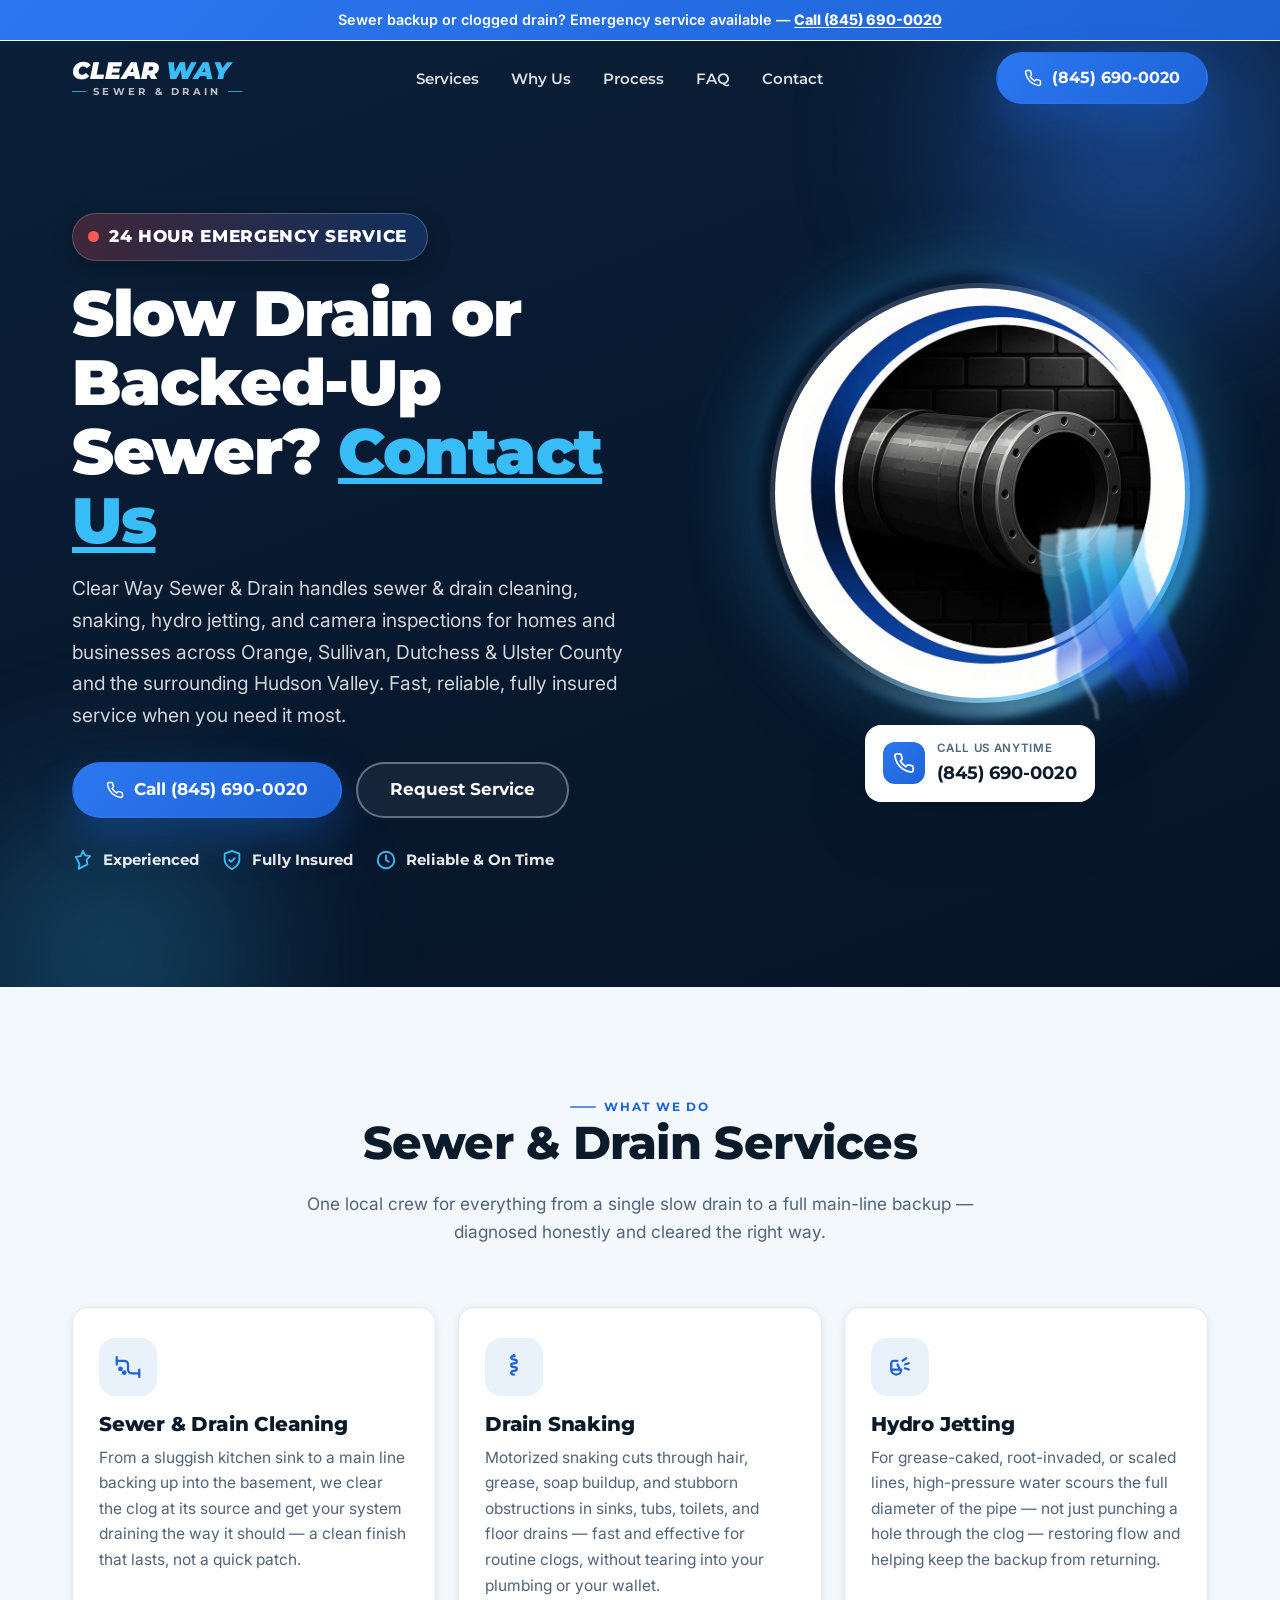
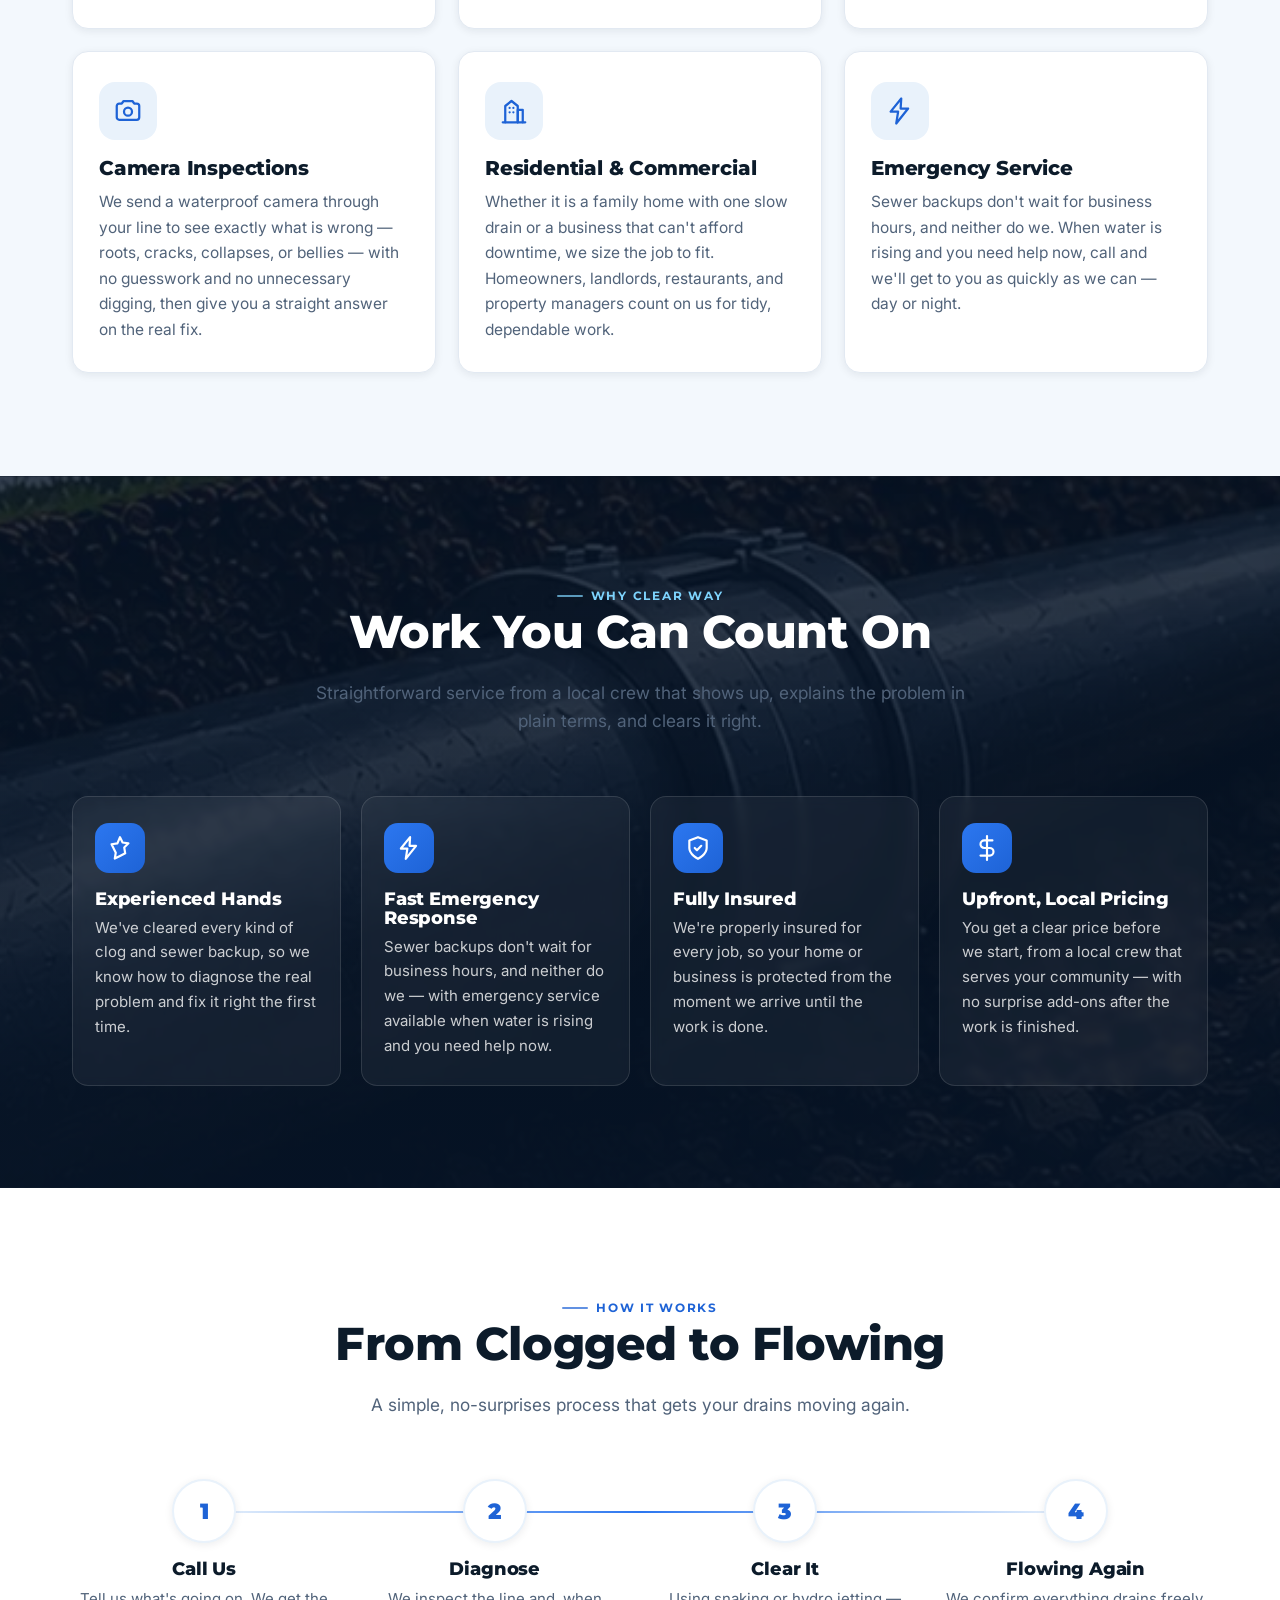
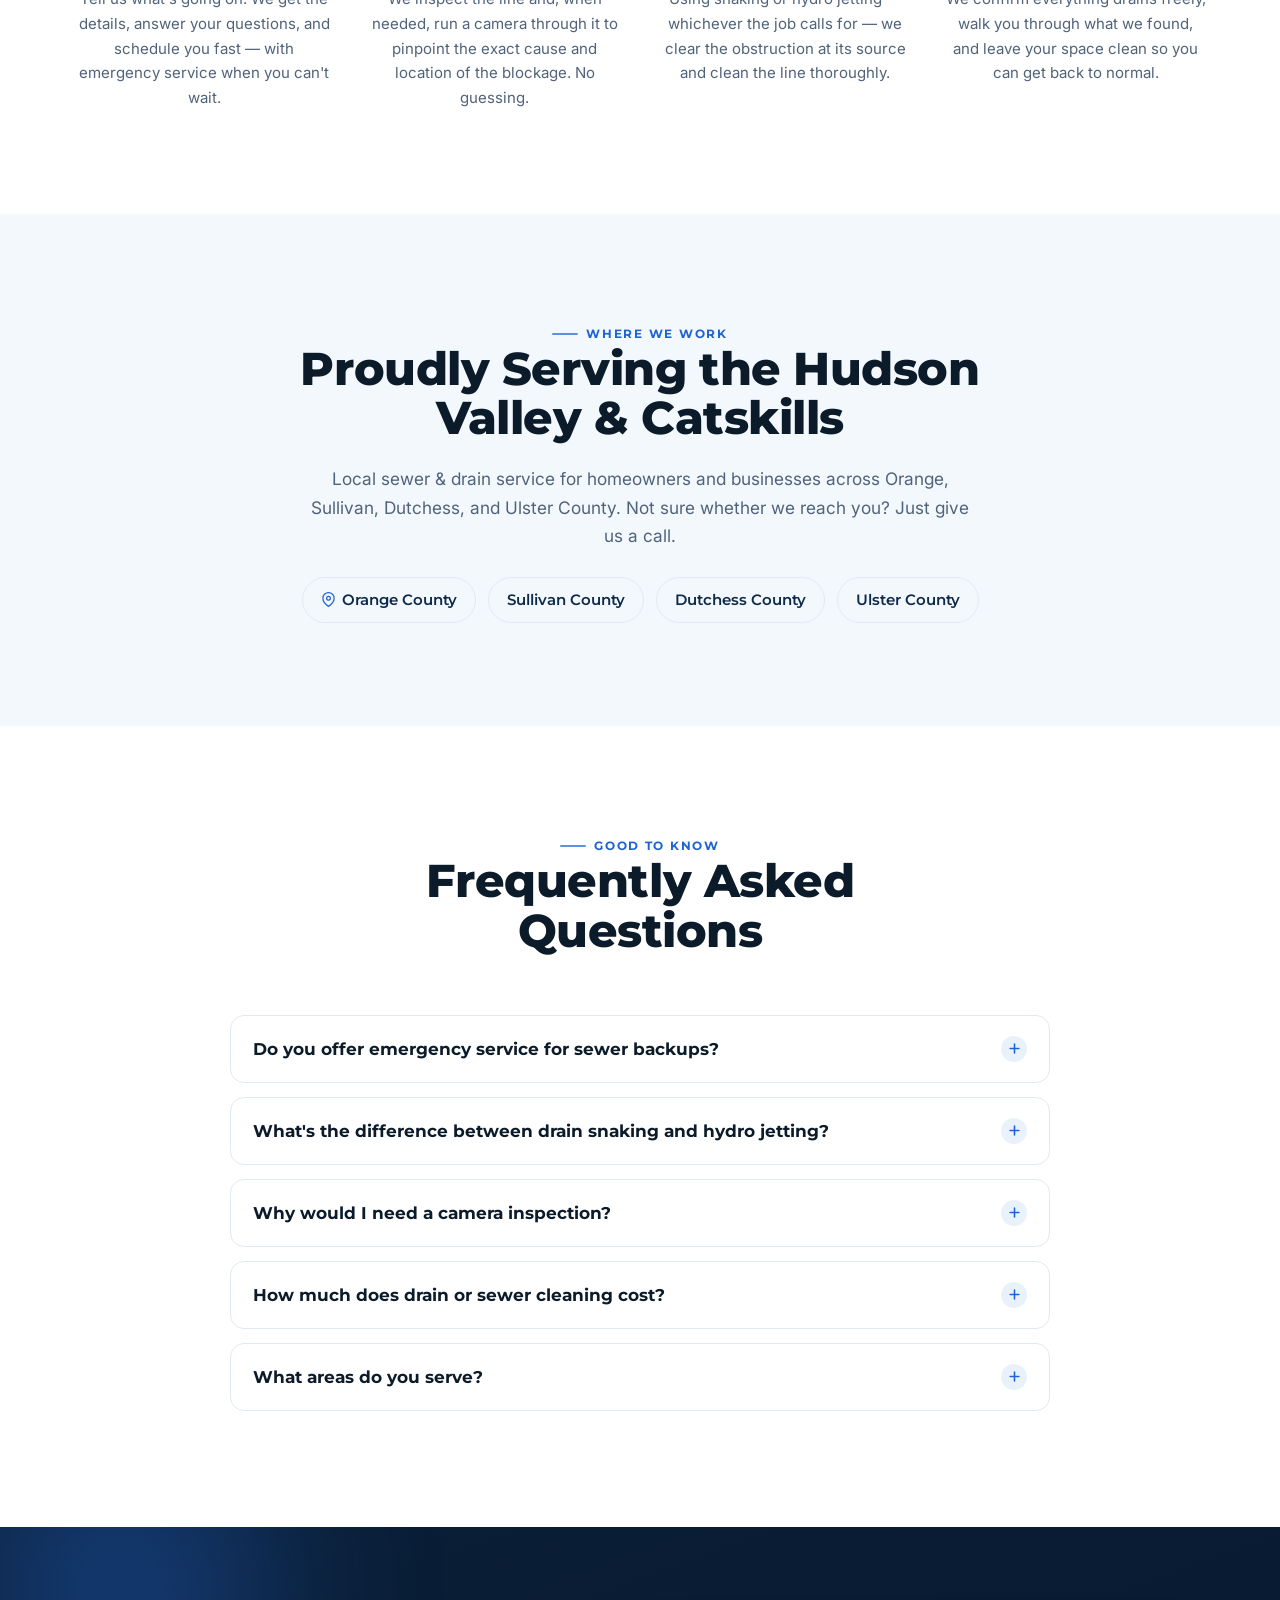
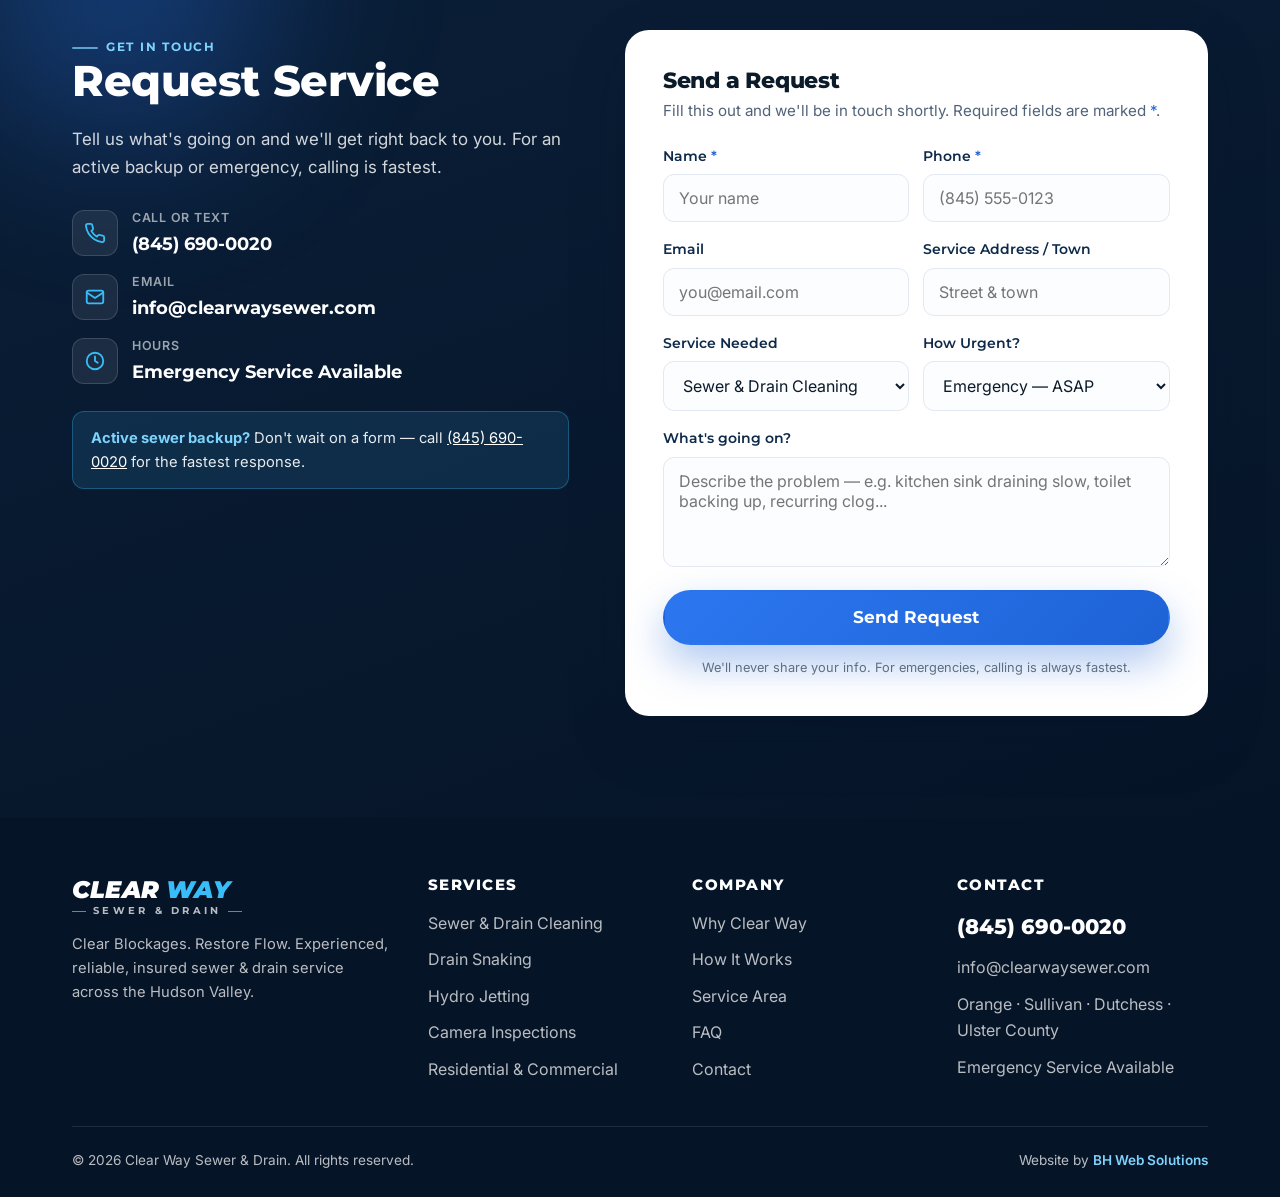
<file: index.html>
<!DOCTYPE html>
<html lang="en">
<head>
  <meta charset="UTF-8" />
  <meta name="viewport" content="width=device-width, initial-scale=1.0, viewport-fit=cover" />
  <title>Sewer &amp; Drain Cleaning Hudson Valley NY | Clear Way 24/7</title>
  <meta name="description" content="Clogged sewer or drain in the Hudson Valley? Clear Way Sewer &amp; Drain — fast, insured cleaning, hydro jetting &amp; camera inspection. Call (845) 690-0020." />
  <meta name="theme-color" content="#0a1f38" />
  <link rel="canonical" href="https://clearwaysewer.com/" />

  <!-- Open Graph / Twitter -->
  <meta property="og:type" content="website" />
  <meta property="og:site_name" content="Clear Way Sewer &amp; Drain" />
  <meta property="og:title" content="Clear Way Sewer &amp; Drain | Cleaning, Hydro Jetting &amp; Camera Inspection" />
  <meta property="og:description" content="Clear Blockages. Restore Flow. Experienced, reliable, insured sewer &amp; drain pros serving Orange, Sullivan, Dutchess &amp; Ulster County NY. Emergency service available — call (845) 690-0020." />
  <meta property="og:url" content="https://clearwaysewer.com/" />
  <meta property="og:image" content="https://clearwaysewer.com/assets/img/og-card.jpg" />
  <meta property="og:image:width" content="1200" />
  <meta property="og:image:height" content="706" />
  <meta property="og:image:alt" content="Clear Way Sewer &amp; Drain — sewer &amp; drain cleaning in the Hudson Valley, NY" />
  <meta name="twitter:card" content="summary_large_image" />
  <meta name="twitter:title" content="Clear Way Sewer &amp; Drain | Hudson Valley NY" />
  <meta name="twitter:description" content="Clear Blockages. Restore Flow. Fast, insured sewer &amp; drain service. Call (845) 690-0020." />
  <meta name="twitter:image" content="https://clearwaysewer.com/assets/img/og-card.jpg" />
  <meta name="twitter:image:alt" content="Clear Way Sewer &amp; Drain — Hudson Valley NY" />

  <!-- Favicon -->
  <link rel="icon" href="favicon.ico" sizes="32x32" />
  <link rel="icon" href="favicon.svg" type="image/svg+xml" />
  <link rel="icon" type="image/png" sizes="192x192" href="favicon-192.png" />
  <link rel="apple-touch-icon" href="apple-touch-icon.png" />
  <link rel="apple-touch-icon" href="assets/img/apple-touch-icon.png" />

  <!-- Fonts -->
  <link rel="preconnect" href="https://fonts.googleapis.com" />
  <link rel="preconnect" href="https://fonts.gstatic.com" crossorigin />
  <link href="https://fonts.googleapis.com/css2?family=Inter:wght@400;500;600;700&family=Montserrat:ital,wght@0,700;0,800;0,900;1,800;1,900&display=swap" rel="stylesheet" />

  <link rel="stylesheet" href="assets/css/styles.css" />

  <!-- Structured data -->
  <script type="application/ld+json">
  {"@context":"https://schema.org","@type":"Plumber","@id":"https://clearwaysewer.com/#business","name":"Clear Way Sewer & Drain","image":"https://clearwaysewer.com/assets/img/og-card.jpg","address":{"@type":"PostalAddress","addressRegion":"NY","addressCountry":"US"},"description":"Clear Way Sewer & Drain provides experienced, reliable, and fully insured sewer and drain cleaning, drain snaking, hydro jetting, and camera inspection services for residential and commercial customers throughout Orange, Sullivan, Dutchess, and Ulster County, NY. Emergency service available.","slogan":"Clear Blockages. Restore Flow.","url":"https://clearwaysewer.com","telephone":"+1-845-690-0020","email":"info@clearwaysewer.com","priceRange":"$$","founder":{"@type":"Person","name":"Yitzchok Kahan"},"areaServed":[{"@type":"AdministrativeArea","name":"Orange County, NY"},{"@type":"AdministrativeArea","name":"Sullivan County, NY"},{"@type":"AdministrativeArea","name":"Dutchess County, NY"},{"@type":"AdministrativeArea","name":"Ulster County, NY"}],"availableLanguage":["English"],"hasOfferCatalog":{"@type":"OfferCatalog","name":"Sewer & Drain Services","itemListElement":[{"@type":"Offer","itemOffered":{"@type":"Service","name":"Sewer & Drain Cleaning","description":"Professional cleaning of clogged sewer lines and drains for homes and businesses."}},{"@type":"Offer","itemOffered":{"@type":"Service","name":"Drain Snaking","description":"Mechanical drain snaking to clear blockages and restore flow."}},{"@type":"Offer","itemOffered":{"@type":"Service","name":"Hydro Jetting","description":"High-pressure hydro jetting to remove grease, roots, and stubborn buildup from sewer and drain lines."}},{"@type":"Offer","itemOffered":{"@type":"Service","name":"Camera Inspections","description":"Video camera inspections to locate and diagnose sewer and drain line problems."}},{"@type":"Offer","itemOffered":{"@type":"Service","name":"Residential & Commercial Service","description":"Sewer and drain solutions for both residential homeowners and commercial properties."}}]}}
  </script>
  <script type="application/ld+json">
  {"@context":"https://schema.org","@type":"FAQPage","mainEntity":[{"@type":"Question","name":"Do you offer emergency service for sewer backups?","acceptedAnswer":{"@type":"Answer","text":"Yes. Sewer and drain emergencies don't keep regular hours, so we offer emergency service for urgent backups and overflows. Call us at (845) 690-0020 and we'll get to you as quickly as we can."}},{"@type":"Question","name":"What's the difference between drain snaking and hydro jetting?","acceptedAnswer":{"@type":"Answer","text":"Snaking uses a motorized cable to break through and pull out a clog, ideal for routine blockages like hair and buildup. Hydro jetting uses high-pressure water to scour the entire pipe clean, making it the better choice for grease, scale, roots, or recurring backups."}},{"@type":"Question","name":"Why would I need a camera inspection?","acceptedAnswer":{"@type":"Answer","text":"A camera inspection lets us see inside your line and find the exact cause and location of a problem (roots, a crack, a belly, or a collapse) so there is no guesswork, no unnecessary digging, and you only pay to fix what is actually wrong."}},{"@type":"Question","name":"How much does drain or sewer cleaning cost?","acceptedAnswer":{"@type":"Answer","text":"Pricing depends on the type of clog, where it is, and the method the job calls for. We give you a clear, upfront price before any work begins, with no surprise charges added afterward."}},{"@type":"Question","name":"What areas do you serve?","acceptedAnswer":{"@type":"Answer","text":"We serve homeowners and businesses across Orange, Sullivan, Dutchess, and Ulster County. If you're not sure whether we reach you, give us a call."}}]}
  </script>
</head>
<body>
  <a class="skip-link" href="#main">Skip to content</a>

  <!-- Announcement -->
  <div class="topbar">
    <span class="hide-xs">Sewer backup or clogged drain?</span>
    Emergency service available —
    <a href="tel:+18456900020">Call (845)&nbsp;690-0020</a>
  </div>

  <!-- Header -->
  <header class="site-header" id="top">
    <div class="container nav">
      <a href="#top" class="logo" aria-label="Clear Way Sewer and Drain — home">
        <span class="logo-row"><span class="logo-clear">CLEAR</span><span class="logo-way">WAY</span></span>
        <span class="logo-sub">Sewer &amp; Drain</span>
      </a>

      <nav aria-label="Primary">
        <ul class="nav-links" id="navLinks">
          <li><a href="#services">Services</a></li>
          <li><a href="#why">Why Us</a></li>
          <li><a href="#process">Process</a></li>
          <li><a href="#faq">FAQ</a></li>
          <li><a href="#contact">Contact</a></li>
        </ul>
      </nav>

      <div class="nav-actions">
        <a href="tel:+18456900020" class="btn btn-primary desktop-call">
          <svg aria-hidden="true" focusable="false" viewBox="0 0 24 24" fill="none" stroke="currentColor" stroke-width="2" stroke-linecap="round" stroke-linejoin="round"><path d="M22 16.92v3a2 2 0 0 1-2.18 2 19.79 19.79 0 0 1-8.63-3.07 19.5 19.5 0 0 1-6-6 19.79 19.79 0 0 1-3.07-8.67A2 2 0 0 1 4.11 2h3a2 2 0 0 1 2 1.72c.13.96.36 1.9.7 2.81a2 2 0 0 1-.45 2.11L8.09 9.91a16 16 0 0 0 6 6l1.27-1.27a2 2 0 0 1 2.11-.45c.91.34 1.85.57 2.81.7A2 2 0 0 1 22 16.92z"/></svg>
          (845) 690-0020
        </a>
        <button class="nav-toggle" aria-label="Open menu" aria-controls="navLinks" aria-expanded="false">
          <span></span><span></span><span></span>
        </button>
      </div>
    </div>
  </header>
  <div class="nav-backdrop"></div>

  <main id="main" tabindex="-1">

    <!-- Hero -->
    <section class="hero">
      <div class="hero-water"></div>
      <div class="container hero-inner">
        <div class="hero-copy">
          <span class="em-badge"><span class="em-badge__dot" aria-hidden="true"></span>24 Hour Emergency Service</span>
          <h1>Slow Drain or Backed-Up Sewer? <a href="#contact" class="hl" style="text-decoration:underline;text-underline-offset:4px;">Contact Us</a></h1>
          <p class="hero-sub">Clear Way Sewer &amp; Drain handles sewer &amp; drain cleaning, snaking, hydro jetting, and camera inspections for homes and businesses across Orange, Sullivan, Dutchess &amp; Ulster County and the surrounding Hudson Valley. Fast, reliable, fully insured service when you need it most.</p>
          <div class="hero-cta">
            <a href="tel:+18456900020" class="btn btn-primary btn-lg">
              <svg aria-hidden="true" focusable="false" viewBox="0 0 24 24" fill="none" stroke="currentColor" stroke-width="2" stroke-linecap="round" stroke-linejoin="round"><path d="M22 16.92v3a2 2 0 0 1-2.18 2 19.79 19.79 0 0 1-8.63-3.07 19.5 19.5 0 0 1-6-6 19.79 19.79 0 0 1-3.07-8.67A2 2 0 0 1 4.11 2h3a2 2 0 0 1 2 1.72c.13.96.36 1.9.7 2.81a2 2 0 0 1-.45 2.11L8.09 9.91a16 16 0 0 0 6 6l1.27-1.27a2 2 0 0 1 2.11-.45c.91.34 1.85.57 2.81.7A2 2 0 0 1 22 16.92z"/></svg>
              Call (845) 690-0020
            </a>
            <a href="#contact" class="btn btn-ghost btn-lg">Request Service</a>
          </div>
          <div class="hero-trust">
            <span class="t"><svg aria-hidden="true" focusable="false" viewBox="0 0 24 24" fill="none" stroke="currentColor" stroke-width="2" stroke-linecap="round" stroke-linejoin="round"><path d="M12 2l2.4 4.9 5.4.8-3.9 3.8.9 5.4L12 19.3 7.2 21.7l.9-5.4L4.2 8.5l5.4-.8z"/></svg>Experienced</span>
            <span class="t"><svg aria-hidden="true" focusable="false" viewBox="0 0 24 24" fill="none" stroke="currentColor" stroke-width="2" stroke-linecap="round" stroke-linejoin="round"><path d="M12 22s8-4 8-10V5l-8-3-8 3v7c0 6 8 10 8 10z"/><path d="M9 12l2 2 4-4"/></svg>Fully Insured</span>
            <span class="t"><svg aria-hidden="true" focusable="false" viewBox="0 0 24 24" fill="none" stroke="currentColor" stroke-width="2" stroke-linecap="round" stroke-linejoin="round"><circle cx="12" cy="12" r="9"/><path d="M12 7v5l3 2"/></svg>Reliable &amp; On Time</span>
          </div>
        </div>

        <div class="hero-visual">
          <div class="pipe-frame">
            <span class="pipe-glow" aria-hidden="true"></span>
            <picture>
              <source srcset="assets/img/hero-pipe.webp" type="image/webp" />
              <img class="hero-pipe" src="assets/img/hero-pipe.jpg" width="452" height="452" alt="Sewer pipe flushed clean with water flowing freely after a Clear Way drain cleaning" />
            </picture>
            <svg class="pipe-flow" viewBox="0 0 100 100" aria-hidden="true">
              <defs>
                <linearGradient id="pfGrad" x1=".15" y1="0" x2=".4" y2="1">
                  <stop offset="0" stop-color="#bae6fd"/><stop offset=".28" stop-color="#38bdf8"/><stop offset=".68" stop-color="#1d4ed8"/><stop offset="1" stop-color="#1d4ed8" stop-opacity="0"/>
                </linearGradient>
                <filter id="pfTurb" x="-25%" y="-10%" width="150%" height="145%" color-interpolation-filters="sRGB">
                  <feTurbulence type="turbulence" baseFrequency="0.012 0.028" numOctaves="2" seed="5" result="t">
                    <animate attributeName="baseFrequency" dur="7s" values="0.012 0.028;0.02 0.046;0.012 0.028" repeatCount="indefinite"/>
                  </feTurbulence>
                  <feDisplacementMap in="SourceGraphic" in2="t" scale="5.5" xChannelSelector="R" yChannelSelector="G" result="d"/>
                  <feGaussianBlur in="d" stdDeviation=".25"/>
                </filter>
              </defs>
              <g class="pf-water">
                <path class="pf-stream s1" d="M63,58 C64,72 66,87 69,102 L76,102 C72,87 69,72 69,58 Z" fill="url(#pfGrad)" opacity=".55"/>
                <path class="pf-stream s5" d="M80,59 C83,72 88,85 94,102 L101,102 C97,87 92,72 87,59 Z" fill="url(#pfGrad)" opacity=".45"/>
                <path class="pf-stream s4" d="M76,58 C79,72 84,85 90,102 L98,102 C93,87 88,72 84,58 Z" fill="url(#pfGrad)" opacity=".6"/>
                <path class="pf-stream s2" d="M67,57 C69,71 72,86 76,102 L84,102 C79,87 75,72 74,57 Z" fill="url(#pfGrad)" opacity=".72"/>
                <path class="pf-stream s3" d="M71,57 C74,71 79,85 84,102 L94,102 C88,86 82,71 80,57 Z" fill="url(#pfGrad)" opacity=".8"/>
                <path class="pf-edge" d="M67,57 C69,71 72,86 76,102" fill="none" stroke="#eaf9ff" stroke-width="1" stroke-linecap="round" opacity=".3"/>
                <ellipse class="pf-str str1" cx="71" cy="60" rx=".9" ry="3" fill="#eaf9ff"/>
                <ellipse class="pf-str str2" cx="76" cy="59" rx="1.1" ry="3.5" fill="#dff4ff"/>
                <ellipse class="pf-str str3" cx="79" cy="61" rx=".8" ry="3" fill="#bae6fd"/>
              </g>
              <g class="pf-spray" fill="#7dd3fc">
                <circle class="pf-d" style="--dx:5px;--dy:18px;animation-delay:0s;animation-duration:1.6s" cx="73" cy="58" r="1"/>
                <circle class="pf-d" style="--dx:-4px;--dy:15px;animation-delay:.35s;animation-duration:1.9s" cx="71" cy="59" r=".8"/>
                <circle class="pf-d" style="--dx:10px;--dy:13px;animation-delay:.6s;animation-duration:1.7s" cx="77" cy="57" r="1.2"/>
                <circle class="pf-d" style="--dx:3px;--dy:23px;animation-delay:.2s;animation-duration:2.2s" cx="74" cy="60" r="1"/>
                <circle class="pf-d" style="--dx:13px;--dy:11px;animation-delay:.9s;animation-duration:1.8s" cx="79" cy="58" r=".9"/>
                <circle class="pf-d" style="--dx:-1px;--dy:25px;animation-delay:1.1s;animation-duration:2s" cx="72" cy="60" r="1.3"/>
                <circle class="pf-d" style="--dx:8px;--dy:9px;animation-delay:.45s;animation-duration:1.5s" cx="75" cy="57" r=".7"/>
                <circle class="pf-d" style="--dx:11px;--dy:21px;animation-delay:.75s;animation-duration:2.3s" cx="78" cy="61" r="1.1"/>
                <circle class="pf-d" style="--dx:-6px;--dy:14px;animation-delay:1.3s;animation-duration:1.9s" cx="70" cy="58" r=".9"/>
                <circle class="pf-d" style="--dx:6px;--dy:28px;animation-delay:.55s;animation-duration:2.5s" cx="74" cy="59" r="1"/>
              </g>
              <g class="pf-ripples" fill="none" stroke="#7dd3fc" stroke-width=".7">
                <ellipse class="pf-ripple rp1" cx="83" cy="99" rx="4.5" ry="1.4"/>
                <ellipse class="pf-ripple rp2" cx="83" cy="99" rx="4.5" ry="1.4"/>
                <ellipse class="pf-ripple rp3" cx="83" cy="99" rx="4.5" ry="1.4"/>
              </g>
            </svg>
          </div>
          <div class="hero-badge">
            <span class="ic"><svg aria-hidden="true" focusable="false" viewBox="0 0 24 24" fill="none" stroke="currentColor" stroke-width="2" stroke-linecap="round" stroke-linejoin="round"><path d="M22 16.92v3a2 2 0 0 1-2.18 2 19.79 19.79 0 0 1-8.63-3.07 19.5 19.5 0 0 1-6-6 19.79 19.79 0 0 1-3.07-8.67A2 2 0 0 1 4.11 2h3a2 2 0 0 1 2 1.72c.13.96.36 1.9.7 2.81a2 2 0 0 1-.45 2.11L8.09 9.91a16 16 0 0 0 6 6l1.27-1.27a2 2 0 0 1 2.11-.45c.91.34 1.85.57 2.81.7A2 2 0 0 1 22 16.92z"/></svg></span>
            <span><small>Call us anytime</small><strong>(845) 690-0020</strong></span>
          </div>
        </div>
      </div>
    </section>

    <!-- Services -->
    <section class="section bg-mist" id="services">
      <div class="container">
        <div class="section-head reveal">
          <span class="eyebrow">What We Do</span>
          <h2>Sewer &amp; Drain Services</h2>
          <p>One local crew for everything from a single slow drain to a full main-line backup — diagnosed honestly and cleared the right way.</p>
        </div>
        <div class="services-grid">
          <article class="svc-card reveal">
            <div class="svc-icon"><svg aria-hidden="true" focusable="false" viewBox="0 0 24 24" fill="none" stroke="currentColor" stroke-width="1.8" stroke-linecap="round" stroke-linejoin="round"><path d="M3 7h6a3 3 0 0 1 3 3v4a3 3 0 0 0 3 3h6"/><path d="M3 4v6"/><path d="M21 14v6"/><circle cx="6" cy="13.5" r="1"/><circle cx="9" cy="16.5" r="1"/></svg></div>
            <h3>Sewer &amp; Drain Cleaning</h3>
            <p>From a sluggish kitchen sink to a main line backing up into the basement, we clear the clog at its source and get your system draining the way it should — a clean finish that lasts, not a quick patch.</p>
          </article>
          <article class="svc-card reveal d1">
            <div class="svc-icon"><svg aria-hidden="true" focusable="false" viewBox="0 0 24 24" fill="none" stroke="currentColor" stroke-width="1.8" stroke-linecap="round" stroke-linejoin="round"><path d="M12 3c-3 0-3 3 0 3s3 3 0 3-3 3 0 3 3 3 0 3-3 3 0 3"/><circle cx="12" cy="3" r="0.5"/></svg></div>
            <h3>Drain Snaking</h3>
            <p>Motorized snaking cuts through hair, grease, soap buildup, and stubborn obstructions in sinks, tubs, toilets, and floor drains — fast and effective for routine clogs, without tearing into your plumbing or your wallet.</p>
          </article>
          <article class="svc-card reveal d2">
            <div class="svc-icon"><svg aria-hidden="true" focusable="false" viewBox="0 0 24 24" fill="none" stroke="currentColor" stroke-width="1.8" stroke-linecap="round" stroke-linejoin="round"><path d="M5 14h7l-2-4"/><path d="M5 14a4 4 0 0 0 4 4h0a4 4 0 0 0 4-4"/><path d="M14 7l3-2M16 10l3-1M16 13l3 1"/><path d="M5 14V9a2 2 0 0 1 2-2h3"/></svg></div>
            <h3>Hydro Jetting</h3>
            <p>For grease-caked, root-invaded, or scaled lines, high-pressure water scours the full diameter of the pipe — not just punching a hole through the clog — restoring flow and helping keep the backup from returning.</p>
          </article>
          <article class="svc-card reveal">
            <div class="svc-icon"><svg aria-hidden="true" focusable="false" viewBox="0 0 24 24" fill="none" stroke="currentColor" stroke-width="1.8" stroke-linecap="round" stroke-linejoin="round"><path d="M3 8a2 2 0 0 1 2-2h2l1.5-2h7L17 6h2a2 2 0 0 1 2 2v9a2 2 0 0 1-2 2H5a2 2 0 0 1-2-2z"/><circle cx="12" cy="12.5" r="3.2"/></svg></div>
            <h3>Camera Inspections</h3>
            <p>We send a waterproof camera through your line to see exactly what is wrong — roots, cracks, collapses, or bellies — with no guesswork and no unnecessary digging, then give you a straight answer on the real fix.</p>
          </article>
          <article class="svc-card reveal d1">
            <div class="svc-icon"><svg aria-hidden="true" focusable="false" viewBox="0 0 24 24" fill="none" stroke="currentColor" stroke-width="1.8" stroke-linecap="round" stroke-linejoin="round"><path d="M3 21h18"/><path d="M5 21V8l5-4 5 4v13"/><path d="M15 21V11h4v10"/><path d="M8.5 9.5h0M8.5 13h0M11.5 9.5h0M11.5 13h0"/></svg></div>
            <h3>Residential &amp; Commercial</h3>
            <p>Whether it is a family home with one slow drain or a business that can't afford downtime, we size the job to fit. Homeowners, landlords, restaurants, and property managers count on us for tidy, dependable work.</p>
          </article>
          <article class="svc-card reveal d2">
            <div class="svc-icon"><svg aria-hidden="true" focusable="false" viewBox="0 0 24 24" fill="none" stroke="currentColor" stroke-width="1.8" stroke-linecap="round" stroke-linejoin="round"><path d="M13 2L4.5 12.5h6L9 22l9.5-12h-6z"/></svg></div>
            <h3>Emergency Service</h3>
            <p>Sewer backups don't wait for business hours, and neither do we. When water is rising and you need help now, call and we'll get to you as quickly as we can — day or night.</p>
          </article>
        </div>
      </div>
    </section>

    <!-- Why us -->
    <section class="section why" id="why">
      <div class="container">
        <div class="section-head reveal">
          <span class="eyebrow on-dark">Why Clear Way</span>
          <h2>Work You Can Count On</h2>
          <p>Straightforward service from a local crew that shows up, explains the problem in plain terms, and clears it right.</p>
        </div>
        <div class="why-grid">
          <div class="why-card reveal">
            <div class="wic"><svg aria-hidden="true" focusable="false" viewBox="0 0 24 24" fill="none" stroke="currentColor" stroke-width="2" stroke-linecap="round" stroke-linejoin="round"><path d="M12 2l2.4 4.9 5.4.8-3.9 3.8.9 5.4L12 19.3 7.2 21.7l.9-5.4L4.2 8.5l5.4-.8z"/></svg></div>
            <h3>Experienced Hands</h3>
            <p>We've cleared every kind of clog and sewer backup, so we know how to diagnose the real problem and fix it right the first time.</p>
          </div>
          <div class="why-card reveal d1">
            <div class="wic"><svg aria-hidden="true" focusable="false" viewBox="0 0 24 24" fill="none" stroke="currentColor" stroke-width="2" stroke-linecap="round" stroke-linejoin="round"><path d="M13 2L4.5 12.5h6L9 22l9.5-12h-6z"/></svg></div>
            <h3>Fast Emergency Response</h3>
            <p>Sewer backups don't wait for business hours, and neither do we — with emergency service available when water is rising and you need help now.</p>
          </div>
          <div class="why-card reveal d2">
            <div class="wic"><svg aria-hidden="true" focusable="false" viewBox="0 0 24 24" fill="none" stroke="currentColor" stroke-width="2" stroke-linecap="round" stroke-linejoin="round"><path d="M12 22s8-4 8-10V5l-8-3-8 3v7c0 6 8 10 8 10z"/><path d="M9 12l2 2 4-4"/></svg></div>
            <h3>Fully Insured</h3>
            <p>We're properly insured for every job, so your home or business is protected from the moment we arrive until the work is done.</p>
          </div>
          <div class="why-card reveal d3">
            <div class="wic"><svg aria-hidden="true" focusable="false" viewBox="0 0 24 24" fill="none" stroke="currentColor" stroke-width="2" stroke-linecap="round" stroke-linejoin="round"><path d="M12 1v22"/><path d="M17 5H9.5a3.5 3.5 0 0 0 0 7h5a3.5 3.5 0 0 1 0 7H6"/></svg></div>
            <h3>Upfront, Local Pricing</h3>
            <p>You get a clear price before we start, from a local crew that serves your community — with no surprise add-ons after the work is finished.</p>
          </div>
        </div>
      </div>
    </section>

    <!-- Process -->
    <section class="section" id="process">
      <div class="container">
        <div class="section-head reveal">
          <span class="eyebrow">How It Works</span>
          <h2>From Clogged to Flowing</h2>
          <p>A simple, no-surprises process that gets your drains moving again.</p>
        </div>
        <div class="steps">
          <div class="step reveal">
            <div class="num">1</div>
            <h3>Call Us</h3>
            <p>Tell us what's going on. We get the details, answer your questions, and schedule you fast — with emergency service when you can't wait.</p>
          </div>
          <div class="step reveal d1">
            <div class="num">2</div>
            <h3>Diagnose</h3>
            <p>We inspect the line and, when needed, run a camera through it to pinpoint the exact cause and location of the blockage. No guessing.</p>
          </div>
          <div class="step reveal d2">
            <div class="num">3</div>
            <h3>Clear It</h3>
            <p>Using snaking or hydro jetting — whichever the job calls for — we clear the obstruction at its source and clean the line thoroughly.</p>
          </div>
          <div class="step reveal d3">
            <div class="num">4</div>
            <h3>Flowing Again</h3>
            <p>We confirm everything drains freely, walk you through what we found, and leave your space clean so you can get back to normal.</p>
          </div>
        </div>
      </div>
    </section>

    <!-- Service area -->
    <section class="section bg-mist" id="area">
      <div class="container area">
        <div class="section-head reveal" style="margin-bottom:8px;">
          <span class="eyebrow">Where We Work</span>
          <h2>Proudly Serving the Hudson Valley &amp; Catskills</h2>
          <p>Local sewer &amp; drain service for homeowners and businesses across Orange, Sullivan, Dutchess, and Ulster County. Not sure whether we reach you? Just give us a call.</p>
        </div>
        <div class="chips reveal d1">
          <span class="chip"><svg aria-hidden="true" focusable="false" viewBox="0 0 24 24" fill="none" stroke="currentColor" stroke-width="2" stroke-linecap="round" stroke-linejoin="round"><path d="M21 10c0 7-9 13-9 13s-9-6-9-13a9 9 0 0 1 18 0z"/><circle cx="12" cy="10" r="3"/></svg>Orange County</span>
          <span class="chip">Sullivan County</span>
          <span class="chip">Dutchess County</span>
          <span class="chip">Ulster County</span>
        </div>
      </div>
    </section>

    <!-- FAQ -->
    <section class="section" id="faq">
      <div class="container">
        <div class="section-head reveal">
          <span class="eyebrow">Good to Know</span>
          <h2>Frequently Asked Questions</h2>
        </div>
        <div class="faq-list reveal d1">
          <div class="faq-item">
            <button class="faq-q" aria-expanded="false" aria-controls="a1">Do you offer emergency service for sewer backups?<span class="qmark"><svg aria-hidden="true" focusable="false" viewBox="0 0 24 24" fill="none" stroke="currentColor" stroke-width="2.5" stroke-linecap="round"><path d="M12 5v14M5 12h14"/></svg></span></button>
            <div class="faq-a" aria-hidden="true" id="a1"><div class="faq-a-inner">Yes. Sewer and drain emergencies don't keep regular hours, so we offer emergency service for urgent backups and overflows. Call us at (845) 690-0020, let us know what's happening, and we'll get to you as quickly as we can.</div></div>
          </div>
          <div class="faq-item">
            <button class="faq-q" aria-expanded="false" aria-controls="a2">What's the difference between drain snaking and hydro jetting?<span class="qmark"><svg aria-hidden="true" focusable="false" viewBox="0 0 24 24" fill="none" stroke="currentColor" stroke-width="2.5" stroke-linecap="round"><path d="M12 5v14M5 12h14"/></svg></span></button>
            <div class="faq-a" aria-hidden="true" id="a2"><div class="faq-a-inner">Snaking uses a motorized cable to break through and pull out a clog — perfect for routine blockages like hair and buildup. Hydro jetting uses high-pressure water to scour the entire pipe clean, making it the better choice for grease, scale, roots, or recurring backups. We'll recommend whichever fits your situation.</div></div>
          </div>
          <div class="faq-item">
            <button class="faq-q" aria-expanded="false" aria-controls="a3">Why would I need a camera inspection?<span class="qmark"><svg aria-hidden="true" focusable="false" viewBox="0 0 24 24" fill="none" stroke="currentColor" stroke-width="2.5" stroke-linecap="round"><path d="M12 5v14M5 12h14"/></svg></span></button>
            <div class="faq-a" aria-hidden="true" id="a3"><div class="faq-a-inner">A camera inspection lets us see inside your line and find the exact cause and location of a problem — roots, a crack, a belly, or a collapse. It takes the guesswork out of repairs, prevents unnecessary digging, and makes sure you only pay to fix what's actually wrong.</div></div>
          </div>
          <div class="faq-item">
            <button class="faq-q" aria-expanded="false" aria-controls="a4">How much does drain or sewer cleaning cost?<span class="qmark"><svg aria-hidden="true" focusable="false" viewBox="0 0 24 24" fill="none" stroke="currentColor" stroke-width="2.5" stroke-linecap="round"><path d="M12 5v14M5 12h14"/></svg></span></button>
            <div class="faq-a" aria-hidden="true" id="a4"><div class="faq-a-inner">Pricing depends on the type of clog, where it is, and the method the job calls for. We give you a clear, upfront price before any work begins, so you know exactly what to expect with no surprise charges added after the fact. Call us and we'll walk you through it.</div></div>
          </div>
          <div class="faq-item">
            <button class="faq-q" aria-expanded="false" aria-controls="a5">What areas do you serve?<span class="qmark"><svg aria-hidden="true" focusable="false" viewBox="0 0 24 24" fill="none" stroke="currentColor" stroke-width="2.5" stroke-linecap="round"><path d="M12 5v14M5 12h14"/></svg></span></button>
            <div class="faq-a" aria-hidden="true" id="a5"><div class="faq-a-inner">We serve homeowners and businesses across Orange, Sullivan, Dutchess, and Ulster County. If you're not sure whether we reach you, just give us a call and ask.</div></div>
          </div>
        </div>
      </div>
    </section>

    <!-- Contact -->
    <section class="section contact" id="contact">
      <div class="container contact-grid">
        <div class="contact-info reveal">
          <span class="eyebrow on-dark">Get In Touch</span>
          <h2>Request Service</h2>
          <p class="lead">Tell us what's going on and we'll get right back to you. For an active backup or emergency, calling is fastest.</p>
          <ul class="contact-methods">
            <li>
              <span class="cic"><svg aria-hidden="true" focusable="false" viewBox="0 0 24 24" fill="none" stroke="currentColor" stroke-width="2" stroke-linecap="round" stroke-linejoin="round"><path d="M22 16.92v3a2 2 0 0 1-2.18 2 19.79 19.79 0 0 1-8.63-3.07 19.5 19.5 0 0 1-6-6 19.79 19.79 0 0 1-3.07-8.67A2 2 0 0 1 4.11 2h3a2 2 0 0 1 2 1.72c.13.96.36 1.9.7 2.81a2 2 0 0 1-.45 2.11L8.09 9.91a16 16 0 0 0 6 6l1.27-1.27a2 2 0 0 1 2.11-.45c.91.34 1.85.57 2.81.7A2 2 0 0 1 22 16.92z"/></svg></span>
              <span><small>Call or text</small><a href="tel:+18456900020">(845) 690-0020</a></span>
            </li>
            <li>
              <span class="cic"><svg aria-hidden="true" focusable="false" viewBox="0 0 24 24" fill="none" stroke="currentColor" stroke-width="2" stroke-linecap="round" stroke-linejoin="round"><rect x="3" y="5" width="18" height="14" rx="2"/><path d="m3 7 9 6 9-6"/></svg></span>
              <span><small>Email</small><a href="mailto:info@clearwaysewer.com">info@clearwaysewer.com</a></span>
            </li>
            <li>
              <span class="cic"><svg aria-hidden="true" focusable="false" viewBox="0 0 24 24" fill="none" stroke="currentColor" stroke-width="2" stroke-linecap="round" stroke-linejoin="round"><circle cx="12" cy="12" r="9"/><path d="M12 7v5l3 2"/></svg></span>
              <span><small>Hours</small><span class="v">Emergency Service Available</span></span>
            </li>
          </ul>
          <div class="emergency-note">
            <strong>Active sewer backup?</strong> Don't wait on a form — call <a href="tel:+18456900020" style="color:#fff;text-decoration:underline;">(845) 690-0020</a> for the fastest response.
          </div>
        </div>

        <div class="form-card reveal d1">
          <h3>Send a Request</h3>
          <p class="fc-sub">Fill this out and we'll be in touch shortly. Required fields are marked <span style="color:var(--blue-600)">*</span>.</p>
          <form action="https://formsubmit.co/info@clearwaysewer.com" method="POST">
            <!-- FormSubmit config -->
            <input type="hidden" name="_subject" value="New service request — clearwaysewer.com" />
            <input type="hidden" name="_template" value="table" />
            <input type="hidden" name="_captcha" value="false" />
            <input type="hidden" name="_next" value="https://clearwaysewer.com/thanks.html" />
            <input type="text" name="_honey" class="hp" tabindex="-1" autocomplete="off" aria-hidden="true" />

            <div class="field-row">
              <div class="field">
                <label for="name">Name <span class="req">*</span></label>
                <input id="name" type="text" name="Name" required autocomplete="name" placeholder="Your name" />
              </div>
              <div class="field">
                <label for="phone">Phone <span class="req">*</span></label>
                <input id="phone" type="tel" name="Phone" required autocomplete="tel" placeholder="(845) 555-0123" />
              </div>
            </div>
            <div class="field-row">
              <div class="field">
                <label for="email">Email</label>
                <input id="email" type="email" name="Email" autocomplete="email" placeholder="you@email.com" />
              </div>
              <div class="field">
                <label for="town">Service Address / Town</label>
                <input id="town" type="text" name="Service Location" autocomplete="street-address" placeholder="Street &amp; town" />
              </div>
            </div>
            <div class="field-row">
              <div class="field">
                <label for="service">Service Needed</label>
                <select id="service" name="Service Needed">
                  <option>Sewer &amp; Drain Cleaning</option>
                  <option>Drain Snaking</option>
                  <option>Hydro Jetting</option>
                  <option>Camera Inspections</option>
                  <option>Residential &amp; Commercial</option>
                  <option>Not sure — need advice</option>
                </select>
              </div>
              <div class="field">
                <label for="urgency">How Urgent?</label>
                <select id="urgency" name="Urgency">
                  <option>Emergency — ASAP</option>
                  <option>Within a day or two</option>
                  <option>Just getting a quote</option>
                </select>
              </div>
            </div>
            <div class="field">
              <label for="message">What's going on?</label>
              <textarea id="message" name="Message" placeholder="Describe the problem — e.g. kitchen sink draining slow, toilet backing up, recurring clog..."></textarea>
            </div>
            <button type="submit" class="btn btn-primary btn-block btn-lg">Send Request</button>
            <p class="form-fineprint">We'll never share your info. For emergencies, calling is always fastest.</p>
          </form>
        </div>
      </div>
    </section>
  </main>

  <!-- Footer -->
  <footer class="footer">
    <div class="container">
      <div class="footer-grid">
        <div>
          <a href="#top" class="logo" aria-label="Clear Way Sewer and Drain">
            <span class="logo-row"><span class="logo-clear">CLEAR</span><span class="logo-way">WAY</span></span>
            <span class="logo-sub">Sewer &amp; Drain</span>
          </a>
          <p class="f-tag">Clear Blockages. Restore Flow. Experienced, reliable, insured sewer &amp; drain service across the Hudson Valley.</p>
        </div>
        <div>
          <h4>Services</h4>
          <ul>
            <li><a href="#services">Sewer &amp; Drain Cleaning</a></li>
            <li><a href="#services">Drain Snaking</a></li>
            <li><a href="#services">Hydro Jetting</a></li>
            <li><a href="#services">Camera Inspections</a></li>
            <li><a href="#services">Residential &amp; Commercial</a></li>
          </ul>
        </div>
        <div>
          <h4>Company</h4>
          <ul>
            <li><a href="#why">Why Clear Way</a></li>
            <li><a href="#process">How It Works</a></li>
            <li><a href="#area">Service Area</a></li>
            <li><a href="#faq">FAQ</a></li>
            <li><a href="#contact">Contact</a></li>
          </ul>
        </div>
        <div>
          <h4>Contact</h4>
          <ul>
            <li><a href="tel:+18456900020" class="f-call">(845) 690-0020</a></li>
            <li><a href="mailto:info@clearwaysewer.com">info@clearwaysewer.com</a></li>
            <li>Orange · Sullivan · Dutchess · Ulster County</li>
            <li>Emergency Service Available</li>
          </ul>
        </div>
      </div>
      <div class="footer-bottom">
        <span>© <span id="year">2026</span> Clear Way Sewer &amp; Drain. All rights reserved.</span>
        <span>Website by <a href="https://bhwebsolutions.com" target="_blank" rel="noopener">BH Web Solutions</a></span>
      </div>
    </div>
  </footer>

  <!-- Mobile sticky call bar -->
  <div class="mobile-bar">
    <a href="tel:+18456900020" class="call">
      <svg aria-hidden="true" focusable="false" viewBox="0 0 24 24" fill="none" stroke="currentColor" stroke-width="2" stroke-linecap="round" stroke-linejoin="round"><path d="M22 16.92v3a2 2 0 0 1-2.18 2 19.79 19.79 0 0 1-8.63-3.07 19.5 19.5 0 0 1-6-6 19.79 19.79 0 0 1-3.07-8.67A2 2 0 0 1 4.11 2h3a2 2 0 0 1 2 1.72c.13.96.36 1.9.7 2.81a2 2 0 0 1-.45 2.11L8.09 9.91a16 16 0 0 0 6 6l1.27-1.27a2 2 0 0 1 2.11-.45c.91.34 1.85.57 2.81.7A2 2 0 0 1 22 16.92z"/></svg>
      Call Now
    </a>
    <a href="#contact">
      <svg aria-hidden="true" focusable="false" viewBox="0 0 24 24" fill="none" stroke="currentColor" stroke-width="2" stroke-linecap="round" stroke-linejoin="round"><rect x="3" y="5" width="18" height="14" rx="2"/><path d="m3 7 9 6 9-6"/></svg>
      Request
    </a>
  </div>

  <script src="assets/js/main.js" defer></script>
</body>
</html>
</file>
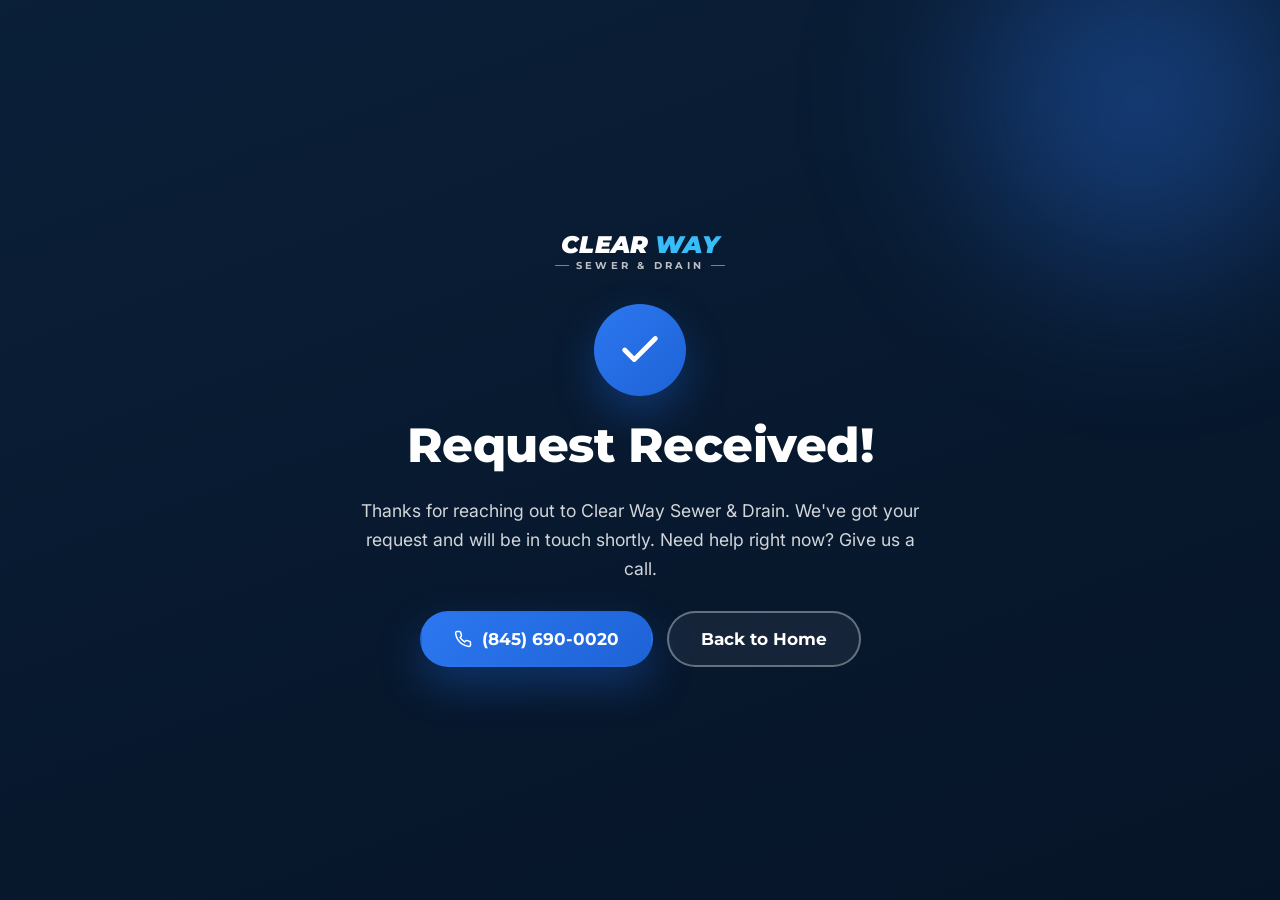
<file: thanks.html>
<!DOCTYPE html>
<html lang="en">
<head>
  <meta charset="UTF-8" />
  <meta name="viewport" content="width=device-width, initial-scale=1.0, viewport-fit=cover" />
  <title>Thank You | Clear Way Sewer &amp; Drain</title>
  <meta name="robots" content="noindex" />
  <meta name="theme-color" content="#0a1f38" />
  <link rel="icon" href="favicon.ico" sizes="32x32" />
  <link rel="icon" href="favicon.svg" type="image/svg+xml" />
  <link rel="icon" type="image/png" sizes="192x192" href="favicon-192.png" />
  <link rel="apple-touch-icon" href="apple-touch-icon.png" />
  <link rel="preconnect" href="https://fonts.googleapis.com" />
  <link rel="preconnect" href="https://fonts.gstatic.com" crossorigin />
  <link href="https://fonts.googleapis.com/css2?family=Inter:wght@400;500;600;700&family=Montserrat:ital,wght@0,700;0,800;0,900;1,800;1,900&display=swap" rel="stylesheet" />
  <link rel="stylesheet" href="assets/css/styles.css" />
  <style>
    .thanks-wrap { min-height: 100vh; display: grid; place-items: center; background: var(--grad-navy); color: #fff; text-align: center; padding: 40px 22px; position: relative; overflow: hidden; }
    .thanks-wrap::before { content:""; position:absolute; width:520px;height:520px; top:-160px; right:-120px; border-radius:50%; background: radial-gradient(circle, rgba(44,119,240,.45), transparent 70%); filter: blur(60px); }
    .thanks-card { position: relative; z-index: 2; max-width: 560px; }
    .thanks-check { width: 92px; height: 92px; margin: 0 auto 24px; border-radius: 50%; background: var(--grad-cta); display: grid; place-items: center; box-shadow: var(--shadow-blue); }
    .thanks-check svg { width: 46px; height: 46px; color: #fff; }
    .thanks-card h1 { color: #fff; font-size: clamp(2rem, 5vw, 3rem); }
    .thanks-card p { color: rgba(255,255,255,.82); font-size: 1.1rem; margin-bottom: 28px; }
    .thanks-actions { display:flex; gap: 14px; justify-content:center; flex-wrap:wrap; }
    .thanks-logo { display:inline-flex; flex-direction:column; align-items:center; margin-bottom: 34px; }
  </style>
</head>
<body>
  <div class="thanks-wrap">
    <div class="thanks-card">
      <a href="index.html" class="logo thanks-logo" aria-label="Clear Way Sewer and Drain — home">
        <span class="logo-row"><span class="logo-clear">CLEAR</span><span class="logo-way">WAY</span></span>
        <span class="logo-sub">Sewer &amp; Drain</span>
      </a>
      <div class="thanks-check">
        <svg aria-hidden="true" focusable="false" viewBox="0 0 24 24" fill="none" stroke="currentColor" stroke-width="2.5" stroke-linecap="round" stroke-linejoin="round"><path d="M20 6 9 17l-5-5"/></svg>
      </div>
      <h1>Request Received!</h1>
      <p>Thanks for reaching out to Clear Way Sewer &amp; Drain. We've got your request and will be in touch shortly. Need help right now? Give us a call.</p>
      <div class="thanks-actions">
        <a href="tel:+18456900020" class="btn btn-primary btn-lg">
          <svg aria-hidden="true" focusable="false" viewBox="0 0 24 24" fill="none" stroke="currentColor" stroke-width="2" stroke-linecap="round" stroke-linejoin="round"><path d="M22 16.92v3a2 2 0 0 1-2.18 2 19.79 19.79 0 0 1-8.63-3.07 19.5 19.5 0 0 1-6-6 19.79 19.79 0 0 1-3.07-8.67A2 2 0 0 1 4.11 2h3a2 2 0 0 1 2 1.72c.13.96.36 1.9.7 2.81a2 2 0 0 1-.45 2.11L8.09 9.91a16 16 0 0 0 6 6l1.27-1.27a2 2 0 0 1 2.11-.45c.91.34 1.85.57 2.81.7A2 2 0 0 1 22 16.92z"/></svg>
          (845) 690-0020
        </a>
        <a href="index.html" class="btn btn-ghost btn-lg">Back to Home</a>
      </div>
    </div>
  </div>
</body>
</html>
</file>
<file: assets/css/styles.css>
/* ============================================================
   Clear Way Sewer & Drain — styles.css
   Palette: deep navy + royal blue (WAY) + water cyan
   Fonts: Montserrat (display/logo) + Inter (body)
   ============================================================ */

:root {
  /* Brand */
  --navy-900: #061427;
  --navy-800: #0a1f38;
  --navy-700: #0e2a4a;
  --navy-600: #143764;
  --blue-700: #1850b8;
  --blue-600: #1e63d6;   /* the "WAY" royal blue */
  --blue-500: #2c77f0;
  --cyan-400: #38bdf8;   /* water accent */
  --cyan-300: #7dd3fc;

  --ink: #0c1b2a;
  --slate: #51637a;
  --slate-2: #5c6e85;
  --line: #e2e9f2;
  --mist: #f3f8fd;
  --mist-2: #e9f2fb;
  --white: #ffffff;

  --grad-blue: linear-gradient(135deg, #2c77f0 0%, #1e63d6 45%, #38bdf8 120%);
  --grad-cta: linear-gradient(135deg, #2c77f0 0%, #1e63d6 100%);
  --grad-navy: linear-gradient(160deg, #0a1f38 0%, #061427 100%);

  --shadow-sm: 0 2px 8px rgba(6, 20, 39, 0.08);
  --shadow-md: 0 12px 30px rgba(6, 20, 39, 0.12);
  --shadow-lg: 0 24px 60px rgba(6, 20, 39, 0.20);
  --shadow-blue: 0 18px 40px rgba(30, 99, 214, 0.35);

  --maxw: 1180px;
  --radius: 16px;
  --radius-lg: 24px;
  --header-h: 76px;

  --ff-display: "Montserrat", system-ui, "Segoe UI", sans-serif;
  --ff-body: "Inter", system-ui, "Segoe UI", Roboto, sans-serif;
}

* { box-sizing: border-box; }

html { scroll-behavior: smooth; }
@media (prefers-reduced-motion: reduce) { html { scroll-behavior: auto; } }

body {
  margin: 0;
  font-family: var(--ff-body);
  color: var(--ink);
  background: var(--white);
  line-height: 1.65;
  -webkit-font-smoothing: antialiased;
  text-rendering: optimizeLegibility;
  overflow-x: hidden;
}

img { max-width: 100%; display: block; }
a { color: inherit; text-decoration: none; }

h1, h2, h3, h4 {
  font-family: var(--ff-display);
  font-weight: 800;
  line-height: 1.08;
  letter-spacing: -0.01em;
  margin: 0 0 0.5em;
  color: var(--ink);
}

p { margin: 0 0 1rem; }

.container { width: 100%; max-width: var(--maxw); margin: 0 auto; padding: 0 22px; }

.eyebrow {
  display: inline-flex; align-items: center; gap: 8px;
  font-family: var(--ff-display);
  font-weight: 700; font-size: 0.78rem; letter-spacing: 0.14em; text-transform: uppercase;
  color: var(--blue-600);
}
.eyebrow.on-dark { color: var(--cyan-300); }
.eyebrow::before {
  content: ""; width: 26px; height: 2px; border-radius: 2px;
  background: currentColor; opacity: 0.7;
}

.section { padding: clamp(56px, 8vw, 104px) 0; }
#services, #why, #process, #area, #faq, #contact { scroll-margin-top: 88px; }
.section-head { max-width: 680px; margin: 0 auto clamp(36px, 5vw, 60px); text-align: center; }
.section-head h2 { font-size: clamp(1.9rem, 4.2vw, 2.85rem); }
.section-head p { color: var(--slate); font-size: 1.08rem; }

.skip-link {
  position: absolute; left: -999px; top: 0; z-index: 200;
  background: var(--blue-600); color: #fff; padding: 12px 18px; border-radius: 0 0 10px 0;
}
.skip-link:focus { left: 0; }

/* ---------- Buttons ---------- */
.btn {
  display: inline-flex; align-items: center; justify-content: center; gap: 10px;
  font-family: var(--ff-display); font-weight: 700; font-size: 0.98rem;
  padding: 15px 26px; border-radius: 999px; border: 2px solid transparent;
  cursor: pointer; transition: transform .2s ease, box-shadow .2s ease, background .2s ease, color .2s ease;
  white-space: nowrap; line-height: 1;
}
.btn svg { width: 18px; height: 18px; }
.btn-primary { background: var(--grad-cta); color: #fff; box-shadow: var(--shadow-blue); }
.btn-primary:hover { transform: translateY(-2px); box-shadow: 0 22px 48px rgba(30,99,214,.45); }
.btn-ghost { background: rgba(255,255,255,.06); color: #fff; border-color: rgba(255,255,255,.35); }
.btn-ghost:hover { background: rgba(255,255,255,.14); transform: translateY(-2px); }
.btn-outline { background: transparent; color: var(--blue-600); border-color: var(--blue-600); }
.btn-outline:hover { background: var(--blue-600); color: #fff; transform: translateY(-2px); }
.btn-lg { padding: 17px 32px; font-size: 1.05rem; }
.btn-block { width: 100%; }

/* ---------- Announcement bar ---------- */
.topbar {
  background: var(--grad-cta); color: #fff;
  font-size: 0.9rem; font-weight: 600;
  text-align: center; padding: 8px 16px;
}
.topbar a { font-weight: 800; text-decoration: underline; text-underline-offset: 2px; }
.topbar .dot { opacity: .55; margin: 0 10px; }
@media (max-width: 560px) { .topbar .hide-xs { display: none; } }

/* ---------- Header ---------- */
.site-header {
  position: sticky; top: 0; z-index: 100;
  transition: background .3s ease, box-shadow .3s ease, border-color .3s ease;
  border-bottom: 1px solid transparent;
}
.site-header.scrolled {
  background: rgba(8, 26, 48, 0.92);
  backdrop-filter: saturate(140%) blur(10px);
  box-shadow: 0 8px 24px rgba(6,20,39,.25);
  border-bottom-color: rgba(255,255,255,.08);
}
.nav {
  height: var(--header-h);
  display: flex; align-items: center; justify-content: space-between; gap: 18px;
}

/* Logo (recreated wordmark) */
.logo { display: inline-flex; flex-direction: column; line-height: 1; font-family: var(--ff-display); }
.logo-row { display: flex; align-items: baseline; gap: 7px; }
.logo-clear, .logo-way {
  font-weight: 900; font-style: italic; font-size: 1.5rem; letter-spacing: 0.01em;
}
.logo-clear { color: #fff; }
.logo-way { color: var(--cyan-400); }
.logo-sub {
  display: flex; align-items: center; gap: 7px;
  font-size: 0.6rem; font-weight: 700; letter-spacing: 0.34em; text-transform: uppercase;
  color: rgba(255,255,255,.72); margin-top: 4px;
}
.logo-sub::before, .logo-sub::after { content:""; height:1px; width:14px; background: var(--cyan-400); opacity:.8; }

.nav-links { display: flex; align-items: center; gap: 28px; list-style: none; margin: 0; padding: 0; }
.nav-links a {
  font-family: var(--ff-display); font-weight: 600; font-size: 0.95rem; color: rgba(255,255,255,.86);
  padding: 6px 2px; position: relative; transition: color .2s ease;
}
.nav-links a::after {
  content:""; position:absolute; left:0; bottom:-4px; height:2px; width:0; background: var(--cyan-400); transition: width .25s ease;
}
.nav-links a:hover { color:#fff; } .nav-links a:hover::after { width:100%; }
.nav-actions { display: flex; align-items: center; gap: 14px; }

.nav-toggle {
  display: none; background: transparent; border: 0; cursor: pointer; padding: 8px;
  flex-direction: column; gap: 5px;
}
.nav-toggle span { display:block; width: 26px; height: 2.5px; background:#fff; border-radius: 2px; transition: transform .3s ease, opacity .3s ease; }
.nav-toggle[aria-expanded="true"] span:nth-child(1){ transform: translateY(7.5px) rotate(45deg); }
.nav-toggle[aria-expanded="true"] span:nth-child(2){ opacity:0; }
.nav-toggle[aria-expanded="true"] span:nth-child(3){ transform: translateY(-7.5px) rotate(-45deg); }

@media (max-width: 940px) {
  .nav-toggle { display: flex; }
  .nav-links {
    position: fixed; inset: 0 0 0 auto; width: min(82vw, 340px);
    background: var(--navy-800); flex-direction: column; align-items: flex-start;
    padding: calc(var(--header-h) + 24px) 30px 30px; gap: 6px;
    transform: translateX(100%); visibility: hidden;
    transition: transform .32s ease, visibility .32s ease; box-shadow: var(--shadow-lg);
  }
  .nav-links.open { transform: translateX(0); visibility: visible; }
  .nav-links a { font-size: 1.15rem; padding: 12px 0; width: 100%; border-bottom: 1px solid rgba(255,255,255,.08); }
  .nav-links a::after { display:none; }
  .nav .desktop-call { display: none; }
}

.nav-backdrop {
  position: fixed; inset: 0; background: rgba(6,20,39,.5); opacity:0; visibility:hidden;
  transition: opacity .3s ease, visibility .3s ease; z-index: 90;
}
.nav-backdrop.show { opacity:1; visibility:visible; }

/* ---------- Hero ---------- */
.hero {
  position: relative; overflow: hidden;
  background: var(--grad-navy);
  margin-top: calc(-1 * var(--header-h));
  padding-top: calc(var(--header-h) + clamp(48px, 8vw, 96px));
  padding-bottom: clamp(60px, 9vw, 120px);
  color: #fff;
}
.hero::before, .hero::after { content:""; position:absolute; border-radius:50%; filter: blur(60px); pointer-events:none; }
.hero::before { width: 520px; height: 520px; top: -160px; right: -120px; background: radial-gradient(circle, rgba(44,119,240,.55), transparent 70%); }
.hero::after  { width: 460px; height: 460px; bottom: -200px; left: -120px; background: radial-gradient(circle, rgba(56,189,248,.30), transparent 70%); }
.hero-water {
  position:absolute; inset:0; pointer-events:none; opacity:.5;
  background:
    radial-gradient(120px 60px at 20% 80%, rgba(56,189,248,.18), transparent 70%),
    radial-gradient(160px 70px at 70% 30%, rgba(44,119,240,.18), transparent 70%);
  animation: drift 16s ease-in-out infinite alternate;
}
@keyframes drift { to { transform: translate3d(0,-22px,0) scale(1.05); } }

.hero-inner {
  position: relative; z-index: 2;
  display: grid; grid-template-columns: 1.15fr 0.85fr; gap: clamp(30px, 5vw, 64px); align-items: center;
}
.hero h1 {
  color: #fff; font-size: clamp(2.3rem, 5.4vw, 4rem); font-weight: 900; letter-spacing: -0.02em;
  margin-bottom: 18px;
}
.hero h1 .hl { color: var(--cyan-400); }
.hero-sub { font-size: clamp(1.05rem, 2vw, 1.2rem); color: rgba(255,255,255,.82); max-width: 560px; margin-bottom: 30px; }
.hero-cta { display: flex; flex-wrap: wrap; gap: 14px; margin-bottom: 30px; }
.hero-trust { display: flex; flex-wrap: wrap; gap: 22px; }
.hero-trust .t {
  display:flex; align-items:center; gap:9px; font-family: var(--ff-display); font-weight:700; font-size:.92rem;
  color: rgba(255,255,255,.9);
}
.hero-trust .t svg { width: 22px; height: 22px; color: var(--cyan-400); flex: none; }

/* Hero visual */
.hero-visual { position: relative; display: flex; flex-direction: column; align-items: center; }
.pipe-frame {
  position: relative; width: min(420px, 86vw); aspect-ratio: 1;
  animation: floaty 7s ease-in-out infinite;
}
.hero-pipe {
  position: relative; z-index: 1; display: block;
  width: 100%; height: 100%; aspect-ratio: 1; border-radius: 50%;
  object-fit: cover; object-position: 52% 46%;
  border: 5px solid rgba(255,255,255,.14);
  box-shadow: 0 30px 70px rgba(6,20,39,.55);
}
/* rotating glow ring — sits behind the pipe, showing as a live ring around the edge */
.pipe-glow {
  position: absolute; inset: -15px; border-radius: 50%; z-index: 0; pointer-events: none;
  background: conic-gradient(from 0deg, transparent 0deg, #2c77f0 55deg, #38bdf8 128deg, #7dd3fc 172deg, transparent 232deg, transparent 360deg);
  filter: blur(4px); opacity: .95;
  animation: spin 7s linear infinite;
}
.pipe-glow::after {
  content: ""; position: absolute; inset: 4px; border-radius: 50%;
  box-shadow: 0 0 70px 10px rgba(56,189,248,.3);
}
/* animated "flowing water" shimmer over the pouring area */
.pipe-water {
  position: absolute; inset: 5px; border-radius: 50%; overflow: hidden; z-index: 2; pointer-events: none;
}
.pipe-water::before {
  content: ""; position: absolute; inset: -30%;
  background: repeating-linear-gradient(118deg, rgba(170,228,255,0) 0 9px, rgba(198,238,255,.6) 9px 12px, rgba(170,228,255,0) 12px 24px);
  mix-blend-mode: screen; opacity: .5;
  -webkit-mask: radial-gradient(56% 50% at 58% 74%, #000 12%, transparent 72%);
          mask: radial-gradient(56% 50% at 58% 74%, #000 12%, transparent 72%);
  animation: waterflow 1s linear infinite;
}
@keyframes floaty { 0%,100%{ transform: translateY(0);} 50%{ transform: translateY(-14px);} }
@keyframes spin { to { transform: rotate(360deg); } }
@keyframes waterflow { to { transform: translateY(24px); } }

/* ---------- animated pipe water overlay ---------- */
.pipe-flow { position: absolute; inset: 0; width: 100%; height: 100%; z-index: 2; pointer-events: none; overflow: visible; }
.pf-stream, .pf-str, .pf-d, .pf-ripple { transform-box: fill-box; }
.pf-stream { transform-origin: 50% 0; }
.pf-str, .pf-d, .pf-ripple { transform-origin: center; opacity: 0; }
@media (prefers-reduced-motion: no-preference) {
  .pf-water { filter: url(#pfTurb); }
  .pf-stream { animation: pfSurge ease-in-out infinite; }
  .pf-stream.s1 { animation-duration: 2.6s; }
  .pf-stream.s2 { animation-duration: 1.7s; }
  .pf-stream.s3 { animation-duration: 2.1s; }
  .pf-stream.s4 { animation-duration: 3.1s; }
  .pf-stream.s5 { animation-duration: 2.4s; }
  .pf-str { animation: pfFall ease-in infinite; }
  .pf-str.str1 { animation-duration: 1.9s; animation-delay: 0s;  }
  .pf-str.str2 { animation-duration: 2.3s; animation-delay: .5s; }
  .pf-str.str3 { animation-duration: 2.7s; animation-delay: 1s;  }
  .pf-d { animation-name: pfSpray; animation-timing-function: ease-out; animation-iteration-count: infinite; }
  .pf-ripple { animation: pfRipple ease-out infinite; }
  .pf-ripple.rp1 { animation-duration: 2.4s; animation-delay: 0s;   }
  .pf-ripple.rp2 { animation-duration: 2.4s; animation-delay: .8s;  }
  .pf-ripple.rp3 { animation-duration: 2.4s; animation-delay: 1.6s; }
}
@keyframes pfSurge  { 0%, 100% { transform: scaleY(1); } 50% { transform: scaleY(1.05); } }
@keyframes pfFall   { 0% { opacity: 0; transform: translate(0,0); } 15% { opacity: .55; } 100% { opacity: 0; transform: translate(5px,32px); } }
@keyframes pfSpray  { 0% { opacity: 0; transform: translate(0,0); } 18% { opacity: .85; } 100% { opacity: 0; transform: translate(var(--dx,4px), var(--dy,18px)); } }
@keyframes pfRipple { 0% { opacity: .5; transform: scale(.35); } 100% { opacity: 0; transform: scale(1.5); } }

/* ---------- 24-hour emergency badge ---------- */
.em-badge {
  display: inline-flex; align-items: center; gap: 10px; margin-bottom: 18px;
  font-family: var(--ff-display); font-weight: 800; font-size: clamp(.86rem, 1.4vw, 1.06rem);
  letter-spacing: .04em; text-transform: uppercase; color: #fff;
  background: linear-gradient(90deg, rgba(239,68,68,.24), rgba(44,119,240,.22));
  border: 1px solid rgba(255,255,255,.2); border-radius: 999px; padding: 9px 20px 9px 15px;
  box-shadow: 0 8px 24px rgba(0,0,0,.22);
}
.em-badge__dot {
  width: 11px; height: 11px; border-radius: 50%; background: #ff5a52; flex: none;
  box-shadow: 0 0 0 0 rgba(255,90,82,.7); animation: empulse 1.8s ease-out infinite;
}
@keyframes empulse {
  0% { box-shadow: 0 0 0 0 rgba(255,90,82,.65); }
  70% { box-shadow: 0 0 0 13px rgba(255,90,82,0); }
  100% { box-shadow: 0 0 0 0 rgba(255,90,82,0); }
}

.hero-badge {
  margin-top: 22px; position: relative; z-index: 2;
  background: #fff; color: var(--ink); border-radius: 16px; padding: 14px 18px;
  box-shadow: var(--shadow-lg); display: flex; align-items: center; gap: 12px;
}
.hero-badge .ic { width: 42px; height: 42px; border-radius: 12px; background: var(--grad-cta); display:grid; place-items:center; flex:none; }
.hero-badge .ic svg { width: 22px; height: 22px; color:#fff; }
.hero-badge small { display:block; color: var(--slate); font-size: .72rem; font-weight:600; text-transform:uppercase; letter-spacing:.06em; }
.hero-badge strong { font-family: var(--ff-display); font-size: 1.12rem; }

@media (max-width: 860px) {
  .hero-inner { grid-template-columns: 1fr; text-align: center; }
  .hero-cta, .hero-trust { justify-content: center; }
  .hero-sub { margin-left:auto; margin-right:auto; }
  .hero-visual { order: -1; margin-bottom: 8px; }
  .pipe-frame { width: min(320px, 76vw); }
}

/* ---------- Services ---------- */
.bg-mist { background: var(--mist); }
.services-grid { display: grid; grid-template-columns: repeat(3, 1fr); gap: 22px; }
@media (max-width: 900px){ .services-grid { grid-template-columns: repeat(2,1fr);} }
@media (max-width: 560px){ .services-grid { grid-template-columns: 1fr;} }
.svc-card {
  background: #fff; border: 1px solid var(--line); border-radius: var(--radius); padding: 30px 26px;
  box-shadow: var(--shadow-sm); transition: transform .25s ease, box-shadow .25s ease, border-color .25s ease;
  position: relative; overflow: hidden;
}
.svc-card::before { content:""; position:absolute; top:0; left:0; height:4px; width:100%; background: var(--grad-blue); transform: scaleX(0); transform-origin:left; transition: transform .3s ease; }
.svc-card:hover { transform: translateY(-6px); box-shadow: var(--shadow-md); border-color: #cfe0f4; }
.svc-card:hover::before { transform: scaleX(1); }
.svc-icon { width: 58px; height: 58px; border-radius: 16px; background: var(--mist-2); display:grid; place-items:center; margin-bottom: 18px; color: var(--blue-600); transition: background .25s ease, color .25s ease; }
.svc-card:hover .svc-icon { background: var(--grad-cta); color:#fff; }
.svc-icon svg { width: 30px; height: 30px; }
.svc-card h3 { font-size: 1.22rem; }
.svc-card p { color: var(--slate); font-size: 0.97rem; margin: 0; }

/* ---------- Why us band (trench bg) ---------- */
.why {
  position: relative; color: #fff; background: var(--navy-800);
  background-image: linear-gradient(180deg, rgba(6,20,39,.82), rgba(6,20,39,.92)), url("../img/trench.jpg");
  background-image: linear-gradient(180deg, rgba(6,20,39,.82), rgba(6,20,39,.92)), -webkit-image-set(url("../img/trench.webp") type("image/webp"), url("../img/trench.jpg") type("image/jpeg"));
  background-image: linear-gradient(180deg, rgba(6,20,39,.82), rgba(6,20,39,.92)), image-set(url("../img/trench.webp") type("image/webp"), url("../img/trench.jpg") type("image/jpeg"));
  background-size: cover; background-position: center;
}
.why .section-head h2, .why .section-head { color: #fff; }
.why-grid { display:grid; grid-template-columns: repeat(4,1fr); gap: 20px; }
@media (max-width: 900px){ .why-grid { grid-template-columns: repeat(2,1fr);} }
@media (max-width: 520px){ .why-grid { grid-template-columns: 1fr;} }
.why-card {
  background: rgba(255,255,255,.05); border: 1px solid rgba(255,255,255,.12); border-radius: var(--radius);
  padding: 26px 22px; backdrop-filter: blur(4px); transition: transform .25s ease, background .25s ease;
}
.why-card:hover { transform: translateY(-5px); background: rgba(255,255,255,.09); }
.why-card .wic { width: 50px; height:50px; border-radius: 14px; background: var(--grad-cta); display:grid; place-items:center; margin-bottom:16px; }
.why-card .wic svg { width: 26px; height:26px; color:#fff; }
.why-card h3 { color:#fff; font-size: 1.1rem; margin-bottom: 8px; }
.why-card p { color: rgba(255,255,255,.78); font-size: .94rem; margin:0; }

/* ---------- Process ---------- */
.steps { display:grid; grid-template-columns: repeat(4,1fr); gap: 26px; position: relative; }
@media (max-width: 820px){ .steps { grid-template-columns: repeat(2,1fr); gap: 30px;} }
@media (max-width: 460px){ .steps { grid-template-columns: 1fr;} }
.step { text-align:center; position: relative; }
.step .num {
  width: 64px; height: 64px; margin: 0 auto 16px; border-radius: 50%;
  background: var(--white); border: 2px solid var(--mist-2); color: var(--blue-600);
  display:grid; place-items:center; font-family: var(--ff-display); font-weight:900; font-size: 1.4rem;
  box-shadow: var(--shadow-sm); position: relative; z-index: 2;
}
.step h3 { font-size: 1.1rem; }
.step p { color: var(--slate); font-size: .94rem; margin:0; }
/* connecting line */
.steps::before {
  content:""; position:absolute; top: 32px; left: 12%; right: 12%; height:2px;
  background: linear-gradient(90deg, var(--mist-2), var(--blue-500), var(--mist-2));
  z-index:1;
}
@media (max-width: 820px){ .steps::before { display:none; } }

/* ---------- Service area ---------- */
.area { text-align:center; }
.chips { display:flex; flex-wrap:wrap; justify-content:center; gap: 12px; margin-top: 26px; }
.chip {
  font-family: var(--ff-display); font-weight:600; font-size: .92rem; color: var(--navy-700);
  background: var(--mist); border: 1px solid var(--line); border-radius: 999px; padding: 10px 18px;
}
.chip svg { width:15px; height:15px; color: var(--blue-600); vertical-align:-2px; margin-right:6px; }

/* ---------- FAQ ---------- */
.faq-list { max-width: 820px; margin: 0 auto; }
.faq-item { border: 1px solid var(--line); border-radius: 14px; margin-bottom: 14px; background:#fff; overflow:hidden; transition: box-shadow .2s ease, border-color .2s ease; }
.faq-item.open { box-shadow: var(--shadow-sm); border-color:#cfe0f4; }
.faq-q {
  width:100%; text-align:left; background:none; border:0; cursor:pointer;
  font-family: var(--ff-display); font-weight:700; font-size: 1.05rem; color: var(--ink);
  padding: 20px 22px; display:flex; align-items:center; justify-content:space-between; gap:16px;
}
.faq-q .qmark { flex:none; width: 26px; height: 26px; border-radius:50%; background: var(--mist-2); color: var(--blue-600); display:grid; place-items:center; transition: transform .3s ease, background .3s ease, color .3s ease; }
.faq-item.open .qmark { background: var(--grad-cta); color:#fff; transform: rotate(45deg); }
.faq-q .qmark svg { width:15px; height:15px; }
.faq-a { max-height:0; overflow:hidden; transition: max-height .35s ease; }
.faq-a-inner { padding: 0 22px 20px; color: var(--slate); }

/* ---------- Contact / form ---------- */
.contact { background: var(--grad-navy); color:#fff; position:relative; overflow:hidden; }
.contact::before { content:""; position:absolute; width:480px;height:480px; top:-180px; left:-120px; border-radius:50%; background: radial-gradient(circle, rgba(44,119,240,.4), transparent 70%); filter: blur(60px); }
.contact-grid { position:relative; z-index:2; display:grid; grid-template-columns: 0.92fr 1.08fr; gap: clamp(30px,5vw,56px); align-items:start; }
@media (max-width: 880px){ .contact-grid { grid-template-columns:1fr; } }
.contact-info h2 { color:#fff; font-size: clamp(1.9rem,4vw,2.7rem); }
.contact-info p.lead { color: rgba(255,255,255,.82); font-size: 1.06rem; }
.contact-methods { list-style:none; padding:0; margin: 26px 0 0; display:grid; gap: 14px; }
.contact-methods li { display:flex; align-items:center; gap:14px; }
.contact-methods .cic { width:46px;height:46px;border-radius:12px; background: rgba(255,255,255,.08); border:1px solid rgba(255,255,255,.14); display:grid; place-items:center; flex:none; }
.contact-methods .cic svg { width:22px;height:22px; color: var(--cyan-400); }
.contact-methods small { display:block; color: rgba(255,255,255,.6); font-size:.78rem; text-transform:uppercase; letter-spacing:.06em; font-weight:600; }
.contact-methods a, .contact-methods span.v { font-family: var(--ff-display); font-weight:700; font-size: 1.12rem; color:#fff; }
.emergency-note {
  margin-top: 24px; padding: 14px 18px; border-radius: 12px;
  background: rgba(56,189,248,.12); border: 1px solid rgba(56,189,248,.3);
  font-size: .92rem; color: rgba(255,255,255,.9);
}
.emergency-note strong { color: var(--cyan-300); }

.form-card { background:#fff; border-radius: var(--radius-lg); padding: clamp(24px, 4vw, 38px); box-shadow: var(--shadow-lg); color: var(--ink); }
.form-card h3 { font-size: 1.4rem; margin-bottom: 6px; }
.form-card .fc-sub { color: var(--slate); font-size: .95rem; margin-bottom: 22px; }
.field { margin-bottom: 16px; }
.field label { display:block; font-family: var(--ff-display); font-weight:600; font-size: .85rem; margin-bottom: 7px; color: var(--navy-700); }
.field label .req { color: var(--blue-600); }
.field input, .field select, .field textarea {
  width:100%; font-family: var(--ff-body); font-size: 1rem; color: var(--ink);
  padding: 13px 15px; border: 1.5px solid var(--line); border-radius: 11px; background: #fcfdff;
  transition: border-color .2s ease, box-shadow .2s ease;
}
.field textarea { resize: vertical; min-height: 110px; }
.field input:focus, .field select:focus, .field textarea:focus {
  outline:none; border-color: var(--blue-500); box-shadow: 0 0 0 4px rgba(44,119,240,.14);
}
.field-row { display:grid; grid-template-columns: 1fr 1fr; gap: 14px; }
@media (max-width: 480px){ .field-row { grid-template-columns:1fr; } }
.form-fineprint { font-size: .8rem; color: var(--slate-2); margin: 12px 0 0; text-align:center; }
.hp { position:absolute; left:-9999px; opacity:0; height:0; width:0; }

/* ---------- Footer ---------- */
.footer { background: var(--navy-900); color: rgba(255,255,255,.72); padding: 60px 0 26px; }
.footer-grid { display:grid; grid-template-columns: 1.4fr 1fr 1fr 1.1fr; gap: 36px; }
@media (max-width: 820px){ .footer-grid { grid-template-columns: 1fr 1fr; gap:30px;} }
@media (max-width: 480px){ .footer-grid { grid-template-columns: 1fr;} }
.footer h4 { color:#fff; font-size: .92rem; letter-spacing:.1em; text-transform:uppercase; margin-bottom: 16px; }
.footer ul { list-style:none; padding:0; margin:0; display:grid; gap:10px; }
.footer a:hover { color: var(--cyan-300); }
.footer .f-tag { margin: 16px 0 0; font-size:.92rem; max-width: 320px; }
.footer .f-call { font-family: var(--ff-display); font-weight:800; font-size:1.3rem; color:#fff; }
.footer-bottom {
  margin-top: 44px; padding-top: 22px; border-top: 1px solid rgba(255,255,255,.1);
  display:flex; flex-wrap:wrap; gap:10px; justify-content:space-between; align-items:center; font-size:.85rem;
}
.footer-bottom a { color: var(--cyan-300); font-weight:600; }

/* ---------- Mobile sticky call bar ---------- */
.mobile-bar {
  position: fixed; left:0; right:0; bottom:0; z-index: 95; display:none;
  grid-template-columns: 1fr 1fr; gap: 0;
  background: var(--navy-800); border-top: 1px solid rgba(255,255,255,.1);
  box-shadow: 0 -8px 24px rgba(6,20,39,.3);
  padding-bottom: env(safe-area-inset-bottom);
}
.mobile-bar a { display:flex; align-items:center; justify-content:center; gap:8px; padding: 14px; font-family: var(--ff-display); font-weight:700; font-size:.95rem; color:#fff; }
.mobile-bar a.call { background: var(--grad-cta); }
.mobile-bar svg { width:18px;height:18px; }
@media (max-width: 700px){ .mobile-bar { display:grid; } body { padding-bottom: calc(56px + env(safe-area-inset-bottom)); } }

/* ---------- Scroll reveal ---------- */
.reveal { opacity:0; transform: translateY(26px); transition: opacity .6s ease, transform .6s ease; }
.reveal.in { opacity:1; transform: none; }
.reveal.d1 { transition-delay: .08s; } .reveal.d2 { transition-delay: .16s; }
.reveal.d3 { transition-delay: .24s; } .reveal.d4 { transition-delay: .32s; }
@media (prefers-reduced-motion: reduce) {
  .reveal { opacity:1 !important; transform:none !important; }
  .hero-pipe, .hero-water, .pipe-frame, .pipe-glow, .pipe-water::before, .em-badge__dot { animation: none !important; }
}
</file>
